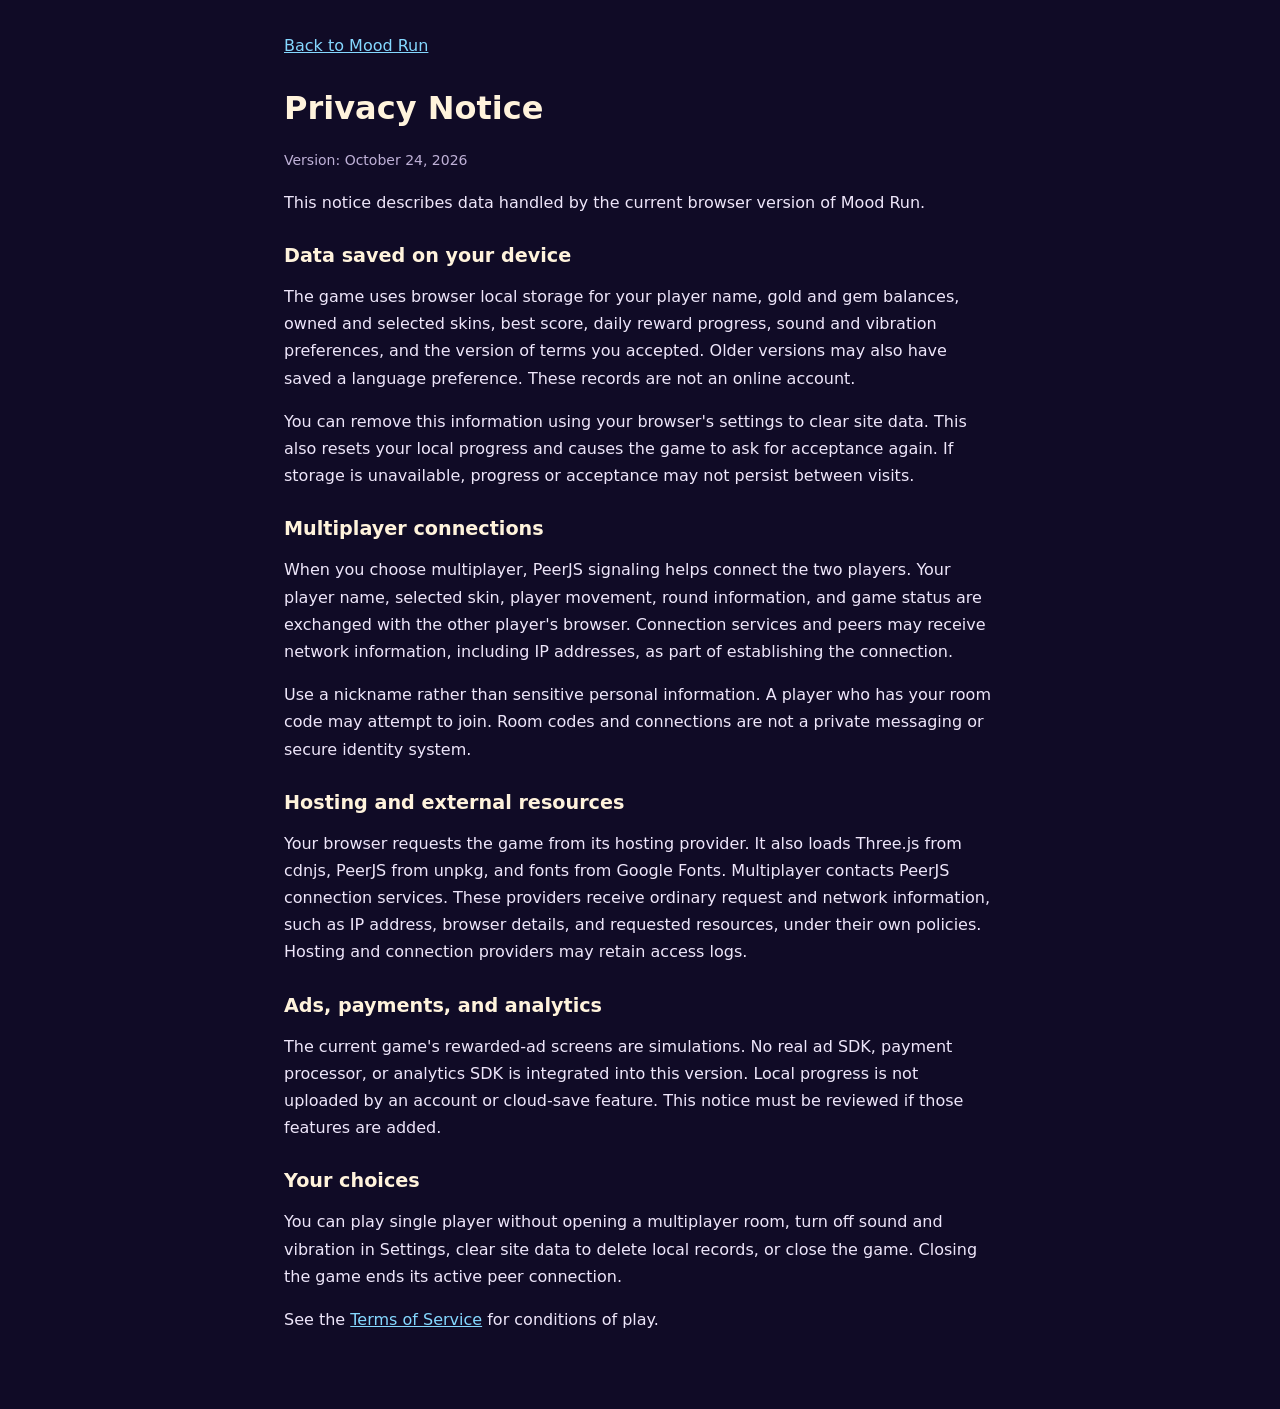
<file: privacy.html>
<!doctype html>
<html lang="en">
<head>
 <meta charset="utf-8">
 <meta name="viewport" content="width=device-width,initial-scale=1">
 <title>Mood Run - Privacy Notice</title>
 <link rel="stylesheet" href="assets/legal.css">
</head>
<body>
 <main>
  <a href="index.html">Back to Mood Run</a>
  <h1>Privacy Notice</h1>
  <p class="date">Version: October 24, 2026</p>
  <p>This notice describes data handled by the current browser version of Mood Run.</p>
  <h2>Data saved on your device</h2>
  <p>The game uses browser local storage for your player name, gold and gem balances, owned and selected skins, best score, daily reward progress, sound and vibration preferences, and the version of terms you accepted. Older versions may also have saved a language preference. These records are not an online account.</p>
  <p>You can remove this information using your browser's settings to clear site data. This also resets your local progress and causes the game to ask for acceptance again. If storage is unavailable, progress or acceptance may not persist between visits.</p>
  <h2>Multiplayer connections</h2>
  <p>When you choose multiplayer, PeerJS signaling helps connect the two players. Your player name, selected skin, player movement, round information, and game status are exchanged with the other player's browser. Connection services and peers may receive network information, including IP addresses, as part of establishing the connection.</p>
  <p>Use a nickname rather than sensitive personal information. A player who has your room code may attempt to join. Room codes and connections are not a private messaging or secure identity system.</p>
  <h2>Hosting and external resources</h2>
  <p>Your browser requests the game from its hosting provider. It also loads Three.js from cdnjs, PeerJS from unpkg, and fonts from Google Fonts. Multiplayer contacts PeerJS connection services. These providers receive ordinary request and network information, such as IP address, browser details, and requested resources, under their own policies. Hosting and connection providers may retain access logs.</p>
  <h2>Ads, payments, and analytics</h2>
  <p>The current game's rewarded-ad screens are simulations. No real ad SDK, payment processor, or analytics SDK is integrated into this version. Local progress is not uploaded by an account or cloud-save feature. This notice must be reviewed if those features are added.</p>
  <h2>Your choices</h2>
  <p>You can play single player without opening a multiplayer room, turn off sound and vibration in Settings, clear site data to delete local records, or close the game. Closing the game ends its active peer connection.</p>
  <p>See the <a href="terms.html">Terms of Service</a> for conditions of play.</p>
 </main>
</body>
</html>
</file>
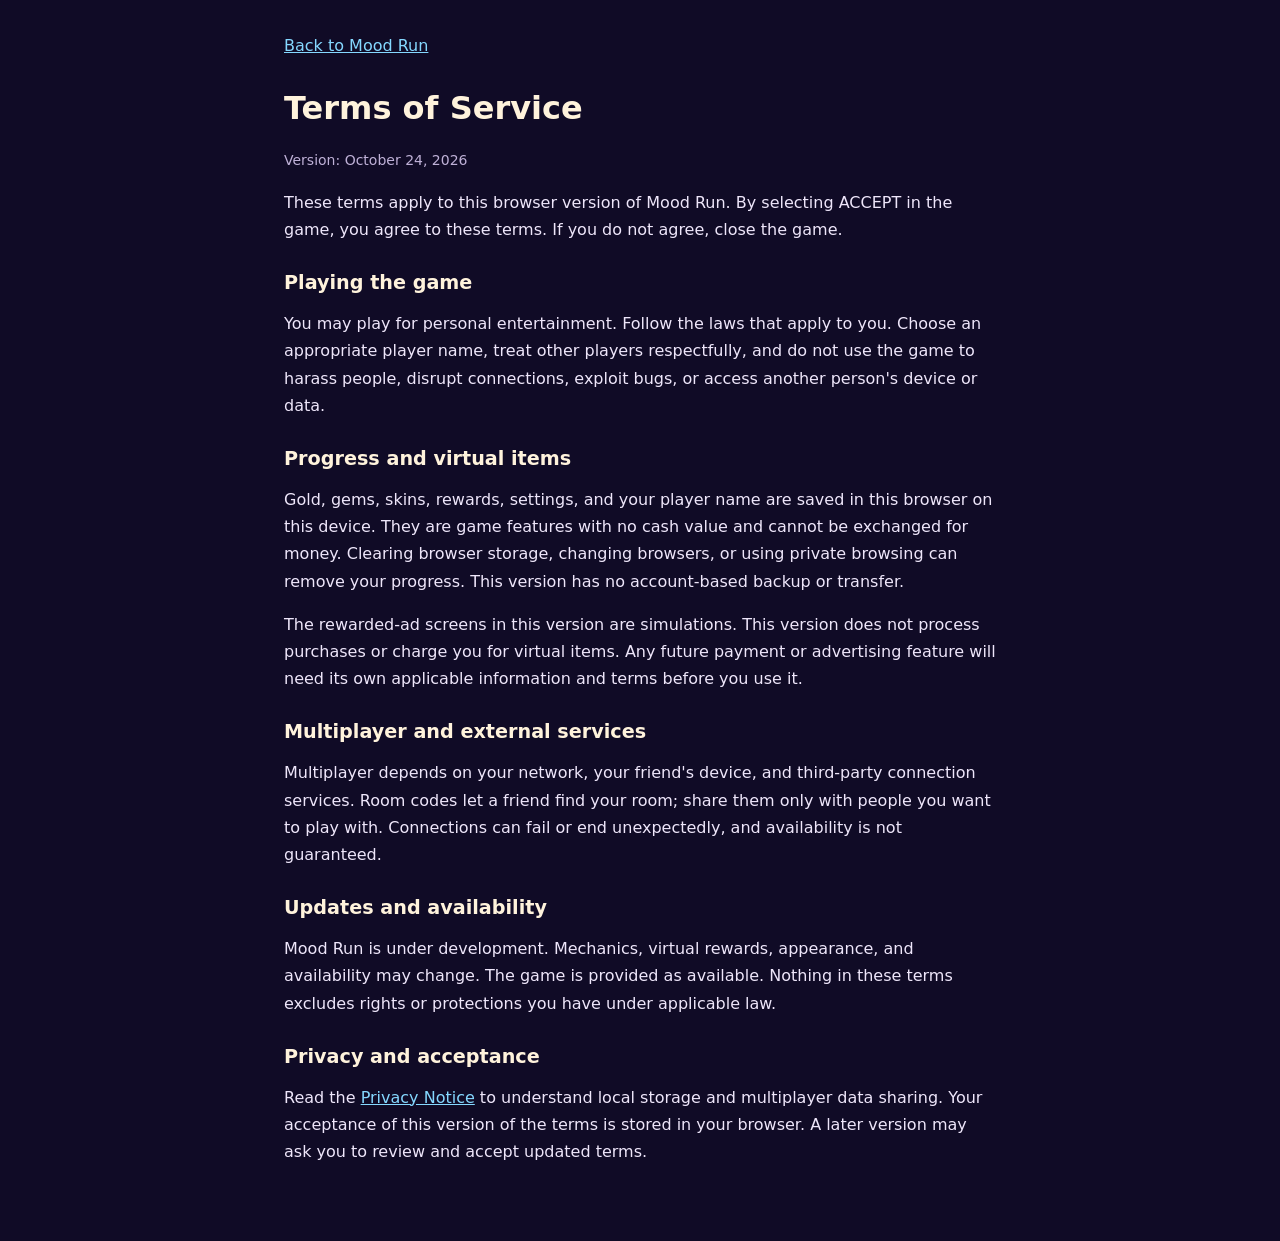
<file: terms.html>
<!doctype html>
<html lang="en">
<head>
 <meta charset="utf-8">
 <meta name="viewport" content="width=device-width,initial-scale=1">
 <title>Mood Run - Terms of Service</title>
 <link rel="stylesheet" href="assets/legal.css">
</head>
<body>
 <main>
  <a href="index.html">Back to Mood Run</a>
  <h1>Terms of Service</h1>
  <p class="date">Version: October 24, 2026</p>
  <p>These terms apply to this browser version of Mood Run. By selecting ACCEPT in the game, you agree to these terms. If you do not agree, close the game.</p>
  <h2>Playing the game</h2>
  <p>You may play for personal entertainment. Follow the laws that apply to you. Choose an appropriate player name, treat other players respectfully, and do not use the game to harass people, disrupt connections, exploit bugs, or access another person's device or data.</p>
  <h2>Progress and virtual items</h2>
  <p>Gold, gems, skins, rewards, settings, and your player name are saved in this browser on this device. They are game features with no cash value and cannot be exchanged for money. Clearing browser storage, changing browsers, or using private browsing can remove your progress. This version has no account-based backup or transfer.</p>
  <p>The rewarded-ad screens in this version are simulations. This version does not process purchases or charge you for virtual items. Any future payment or advertising feature will need its own applicable information and terms before you use it.</p>
  <h2>Multiplayer and external services</h2>
  <p>Multiplayer depends on your network, your friend's device, and third-party connection services. Room codes let a friend find your room; share them only with people you want to play with. Connections can fail or end unexpectedly, and availability is not guaranteed.</p>
  <h2>Updates and availability</h2>
  <p>Mood Run is under development. Mechanics, virtual rewards, appearance, and availability may change. The game is provided as available. Nothing in these terms excludes rights or protections you have under applicable law.</p>
  <h2>Privacy and acceptance</h2>
  <p>Read the <a href="privacy.html">Privacy Notice</a> to understand local storage and multiplayer data sharing. Your acceptance of this version of the terms is stored in your browser. A later version may ask you to review and accept updated terms.</p>
 </main>
</body>
</html>
</file>
<file: assets/legal.css>
:root{color-scheme:dark}
*{box-sizing:border-box}
body{margin:0;background:#100b26;color:#eee6fa;font:16px/1.7 system-ui,sans-serif}
main{max-width:760px;margin:0 auto;padding:32px 24px 60px}
h1,h2{line-height:1.2;color:#fff3dc}
h1{font-size:2rem;margin-top:30px}
h2{font-size:1.2rem;margin-top:28px}
a{color:#85d8ff}
.date{color:#bfb1d7;font-size:14px}
</file>
